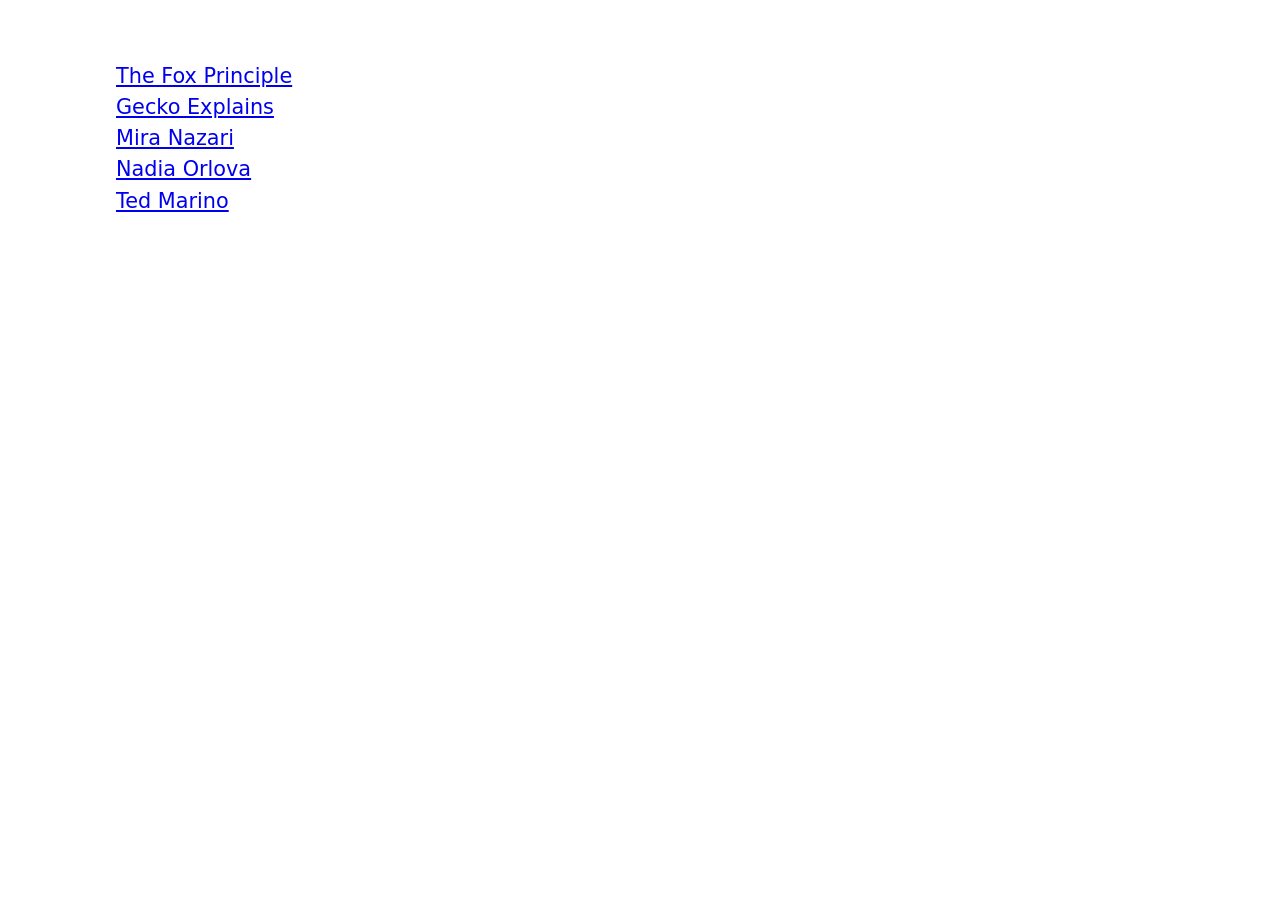
<file: index.html>
<!doctype html><html lang="en"><head><meta charset="utf-8"><meta name="viewport" content="width=device-width, initial-scale=1"><meta name="robots" content="noindex"><title>Shops</title><link rel="stylesheet" href="shops.css"></head><body data-root><main><ul class="root"><li><a href="fox/">The Fox Principle</a></li><li><a href="gecko/">Gecko Explains</a></li><li><a href="mira/">Mira Nazari</a></li><li><a href="nora/">Nadia Orlova</a></li><li><a href="ted/">Ted Marino</a></li></ul></main></body></html>
</file>
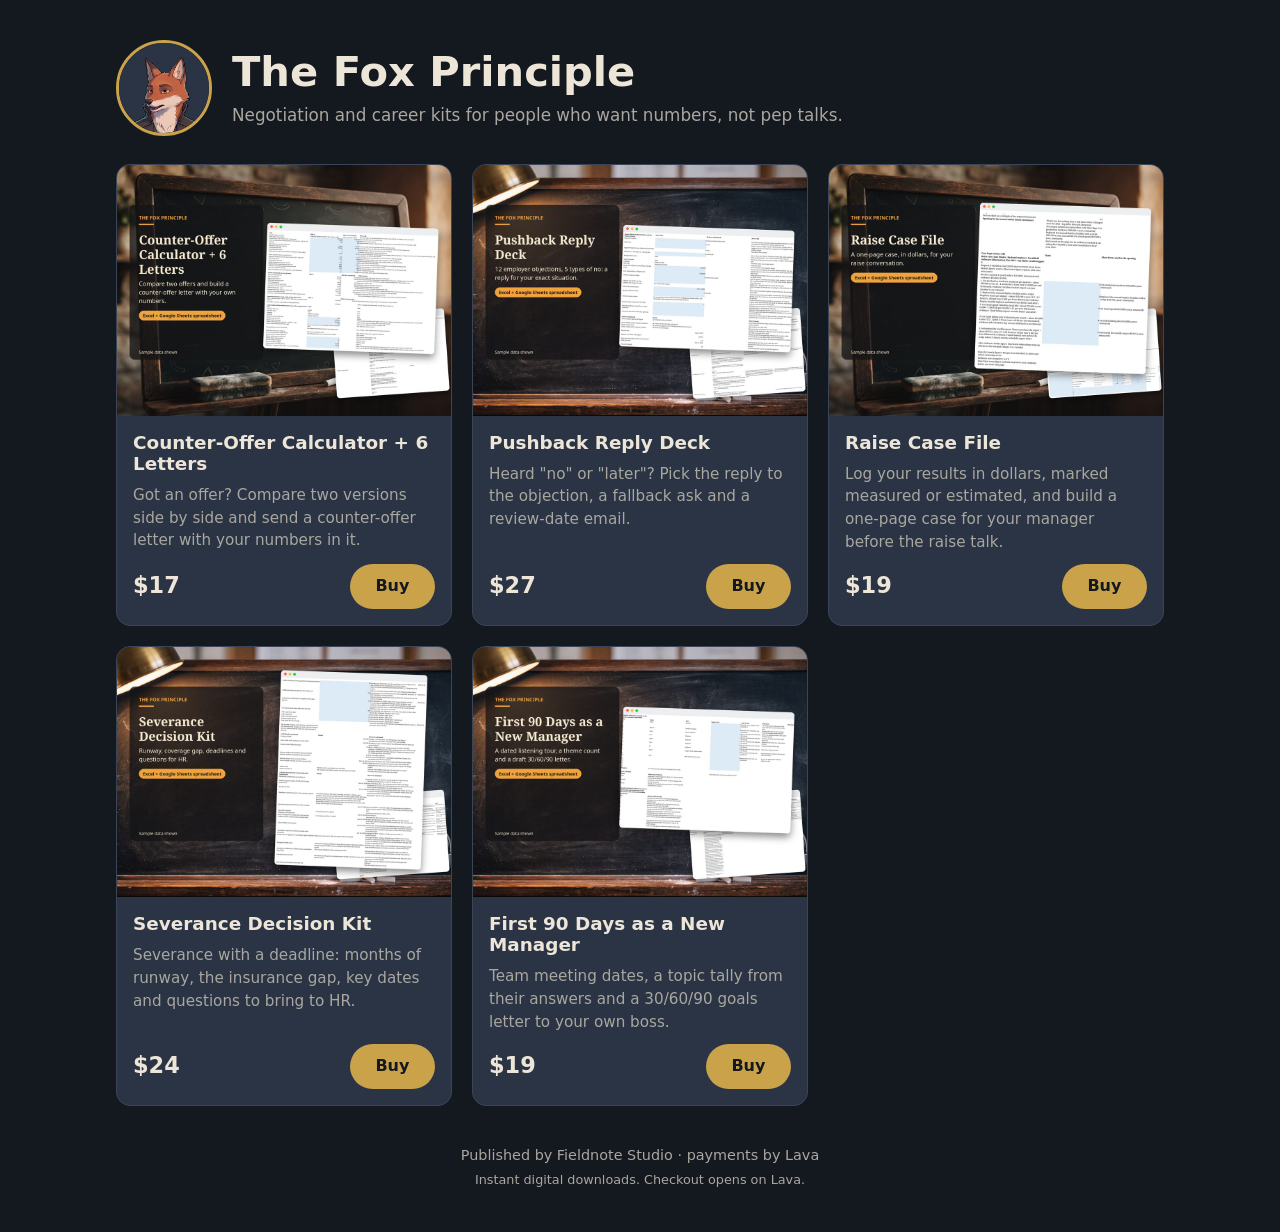
<file: fox/index.html>
<!doctype html>
<html lang="en" data-brand="fox">
<head>
<meta charset="utf-8">
<meta name="viewport" content="width=device-width, initial-scale=1">
<title>The Fox Principle | Shop</title>
<meta name="description" content="Negotiation and career kits for people who want numbers, not pep talks.">
<meta name="referrer" content="no-referrer">
<link rel="icon" href="../assets/avatars/fox.jpg">
<link rel="stylesheet" href="../shops.css">
</head>
<body>
<header class="hero">
  <img class="avatar" src="../assets/avatars/fox.jpg" alt="The Fox Principle" width="96" height="96">
  <div>
    <h1>The Fox Principle</h1>
    <p class="tagline">Negotiation and career kits for people who want numbers, not pep talks.</p>
  </div>
</header>
<main>
  <ul class="grid">
    <li class="card">
      <a class="cover" href="https://app.lava.top/products/09dae58a-cf0c-4425-a226-88783cdca12c" tabindex="-1" aria-hidden="true"><img src="../assets/img/counter-offer-kit.jpg" alt="" width="480" height="360" loading="lazy"></a>
      <div class="body">
        <h2>Counter-Offer Calculator + 6 Letters</h2>
        <p>Got an offer? Compare two versions side by side and send a counter-offer letter with your numbers in it.</p>
        <div class="buy"><span class="price">$17</span><a class="btn" href="https://app.lava.top/products/09dae58a-cf0c-4425-a226-88783cdca12c" rel="noopener">Buy</a></div>
      </div>
    </li>
    <li class="card">
      <a class="cover" href="https://app.lava.top/products/9bdabb8d-0792-46a3-96b3-f149398ba0e6" tabindex="-1" aria-hidden="true"><img src="../assets/img/pushback-reply-kit.jpg" alt="" width="480" height="360" loading="lazy"></a>
      <div class="body">
        <h2>Pushback Reply Deck</h2>
        <p>Heard &quot;no&quot; or &quot;later&quot;? Pick the reply to the objection, a fallback ask and a review-date email.</p>
        <div class="buy"><span class="price">$27</span><a class="btn" href="https://app.lava.top/products/9bdabb8d-0792-46a3-96b3-f149398ba0e6" rel="noopener">Buy</a></div>
      </div>
    </li>
    <li class="card">
      <a class="cover" href="https://app.lava.top/products/b0b9138e-2895-42de-afbb-eb6530bce872" tabindex="-1" aria-hidden="true"><img src="../assets/img/raise-case-file.jpg" alt="" width="480" height="360" loading="lazy"></a>
      <div class="body">
        <h2>Raise Case File</h2>
        <p>Log your results in dollars, marked measured or estimated, and build a one-page case for your manager before the raise talk.</p>
        <div class="buy"><span class="price">$19</span><a class="btn" href="https://app.lava.top/products/b0b9138e-2895-42de-afbb-eb6530bce872" rel="noopener">Buy</a></div>
      </div>
    </li>
    <li class="card">
      <a class="cover" href="https://app.lava.top/products/09d615da-bd85-4b99-9bde-b8b7fcd03f5f" tabindex="-1" aria-hidden="true"><img src="../assets/img/severance-decision-kit.jpg" alt="" width="480" height="360" loading="lazy"></a>
      <div class="body">
        <h2>Severance Decision Kit</h2>
        <p>Severance with a deadline: months of runway, the insurance gap, key dates and questions to bring to HR.</p>
        <div class="buy"><span class="price">$24</span><a class="btn" href="https://app.lava.top/products/09d615da-bd85-4b99-9bde-b8b7fcd03f5f" rel="noopener">Buy</a></div>
      </div>
    </li>
    <li class="card">
      <a class="cover" href="https://app.lava.top/products/a04cf9f4-a1cb-4d3c-9263-7a8ac24928b5" tabindex="-1" aria-hidden="true"><img src="../assets/img/first-90-days-manager.jpg" alt="" width="480" height="360" loading="lazy"></a>
      <div class="body">
        <h2>First 90 Days as a New Manager</h2>
        <p>Team meeting dates, a topic tally from their answers and a 30/60/90 goals letter to your own boss.</p>
        <div class="buy"><span class="price">$19</span><a class="btn" href="https://app.lava.top/products/a04cf9f4-a1cb-4d3c-9263-7a8ac24928b5" rel="noopener">Buy</a></div>
      </div>
    </li>
  </ul>
</main>
<footer>
  <p>Published by Fieldnote Studio &middot; payments by Lava</p>
  <p class="small">Instant digital downloads. Checkout opens on Lava.</p>
</footer>
</body>
</html>
</file>
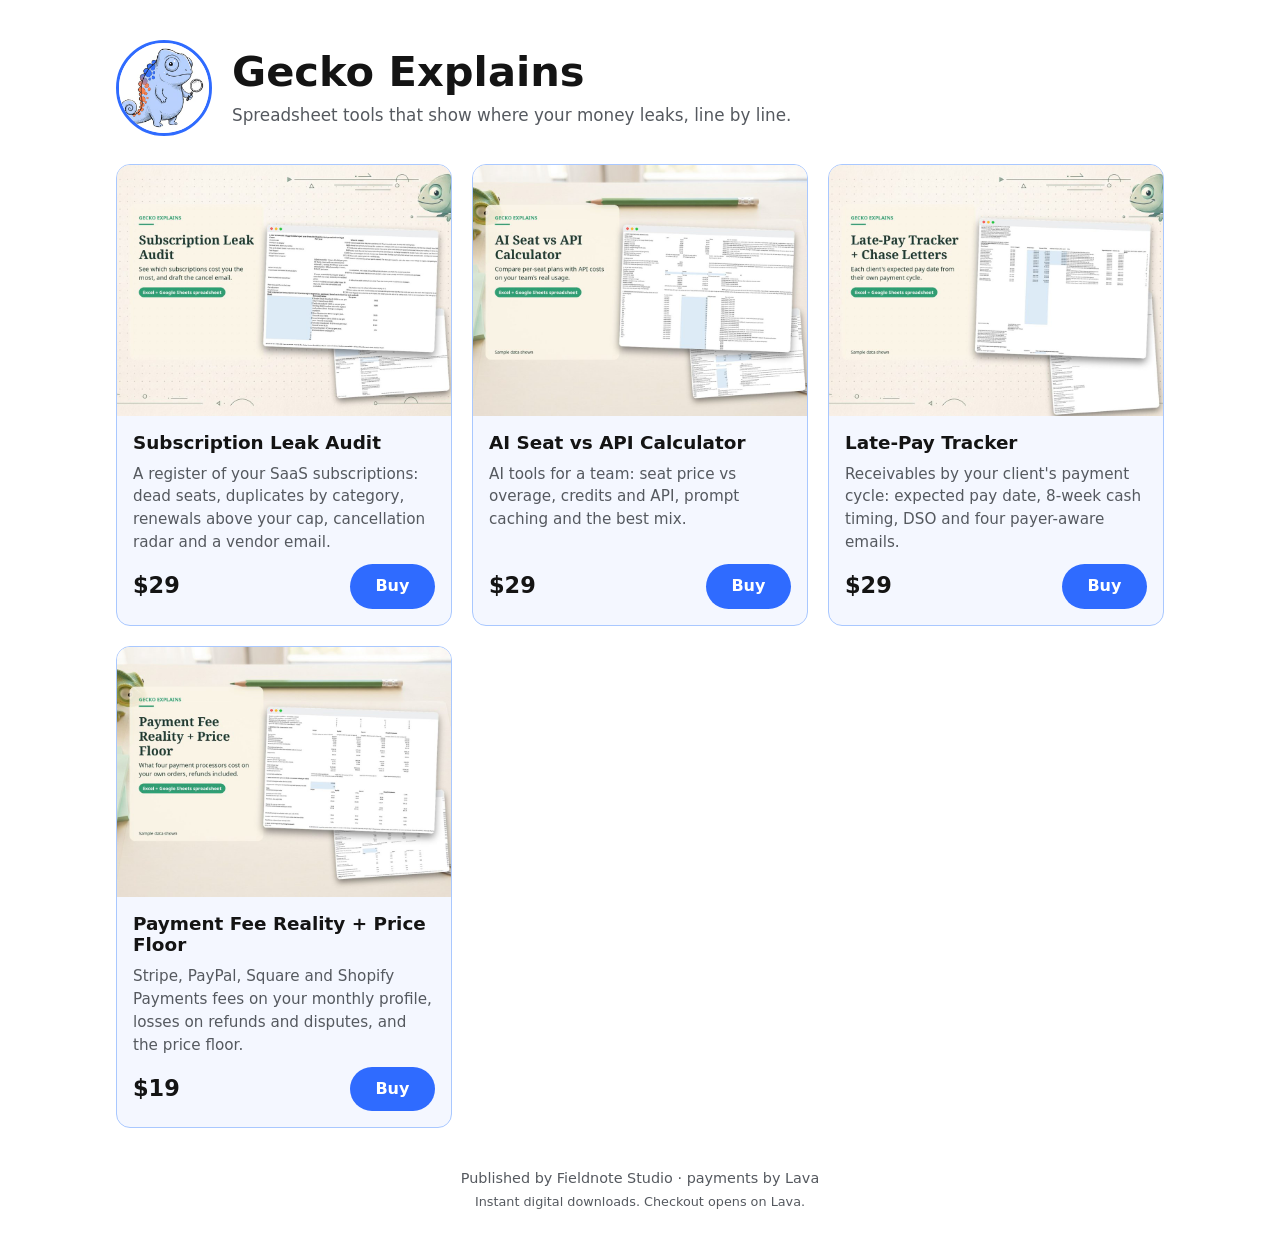
<file: gecko/index.html>
<!doctype html>
<html lang="en" data-brand="gecko">
<head>
<meta charset="utf-8">
<meta name="viewport" content="width=device-width, initial-scale=1">
<title>Gecko Explains | Shop</title>
<meta name="description" content="Spreadsheet tools that show where your money leaks, line by line.">
<meta name="referrer" content="no-referrer">
<link rel="icon" href="../assets/avatars/gecko.jpg">
<link rel="stylesheet" href="../shops.css">
</head>
<body>
<header class="hero">
  <img class="avatar" src="../assets/avatars/gecko.jpg" alt="Gecko Explains" width="96" height="96">
  <div>
    <h1>Gecko Explains</h1>
    <p class="tagline">Spreadsheet tools that show where your money leaks, line by line.</p>
  </div>
</header>
<main>
  <ul class="grid">
    <li class="card">
      <a class="cover" href="https://app.lava.top/products/b46b2c99-2b15-4602-b7b6-27371c2fc95d" tabindex="-1" aria-hidden="true"><img src="../assets/img/subscription-leak-audit.jpg" alt="" width="480" height="360" loading="lazy"></a>
      <div class="body">
        <h2>Subscription Leak Audit</h2>
        <p>A register of your SaaS subscriptions: dead seats, duplicates by category, renewals above your cap, cancellation radar and a vendor email.</p>
        <div class="buy"><span class="price">$29</span><a class="btn" href="https://app.lava.top/products/b46b2c99-2b15-4602-b7b6-27371c2fc95d" rel="noopener">Buy</a></div>
      </div>
    </li>
    <li class="card">
      <a class="cover" href="https://app.lava.top/products/c7765d8d-70df-4b27-b50d-3a211b7dfbe4" tabindex="-1" aria-hidden="true"><img src="../assets/img/ai-seat-vs-api.jpg" alt="" width="480" height="360" loading="lazy"></a>
      <div class="body">
        <h2>AI Seat vs API Calculator</h2>
        <p>AI tools for a team: seat price vs overage, credits and API, prompt caching and the best mix.</p>
        <div class="buy"><span class="price">$29</span><a class="btn" href="https://app.lava.top/products/c7765d8d-70df-4b27-b50d-3a211b7dfbe4" rel="noopener">Buy</a></div>
      </div>
    </li>
    <li class="card">
      <a class="cover" href="https://app.lava.top/products/33dfe4f2-3888-4e7c-9b8f-c44da2b632c0" tabindex="-1" aria-hidden="true"><img src="../assets/img/late-pay-tracker.jpg" alt="" width="480" height="360" loading="lazy"></a>
      <div class="body">
        <h2>Late-Pay Tracker</h2>
        <p>Receivables by your client&#x27;s payment cycle: expected pay date, 8-week cash timing, DSO and four payer-aware emails.</p>
        <div class="buy"><span class="price">$29</span><a class="btn" href="https://app.lava.top/products/33dfe4f2-3888-4e7c-9b8f-c44da2b632c0" rel="noopener">Buy</a></div>
      </div>
    </li>
    <li class="card">
      <a class="cover" href="https://app.lava.top/products/3a0bd844-1ed1-4681-99d6-2378adeba228" tabindex="-1" aria-hidden="true"><img src="../assets/img/payment-fee-reality.jpg" alt="" width="480" height="360" loading="lazy"></a>
      <div class="body">
        <h2>Payment Fee Reality + Price Floor</h2>
        <p>Stripe, PayPal, Square and Shopify Payments fees on your monthly profile, losses on refunds and disputes, and the price floor.</p>
        <div class="buy"><span class="price">$19</span><a class="btn" href="https://app.lava.top/products/3a0bd844-1ed1-4681-99d6-2378adeba228" rel="noopener">Buy</a></div>
      </div>
    </li>
  </ul>
</main>
<footer>
  <p>Published by Fieldnote Studio &middot; payments by Lava</p>
  <p class="small">Instant digital downloads. Checkout opens on Lava.</p>
</footer>
</body>
</html>
</file>
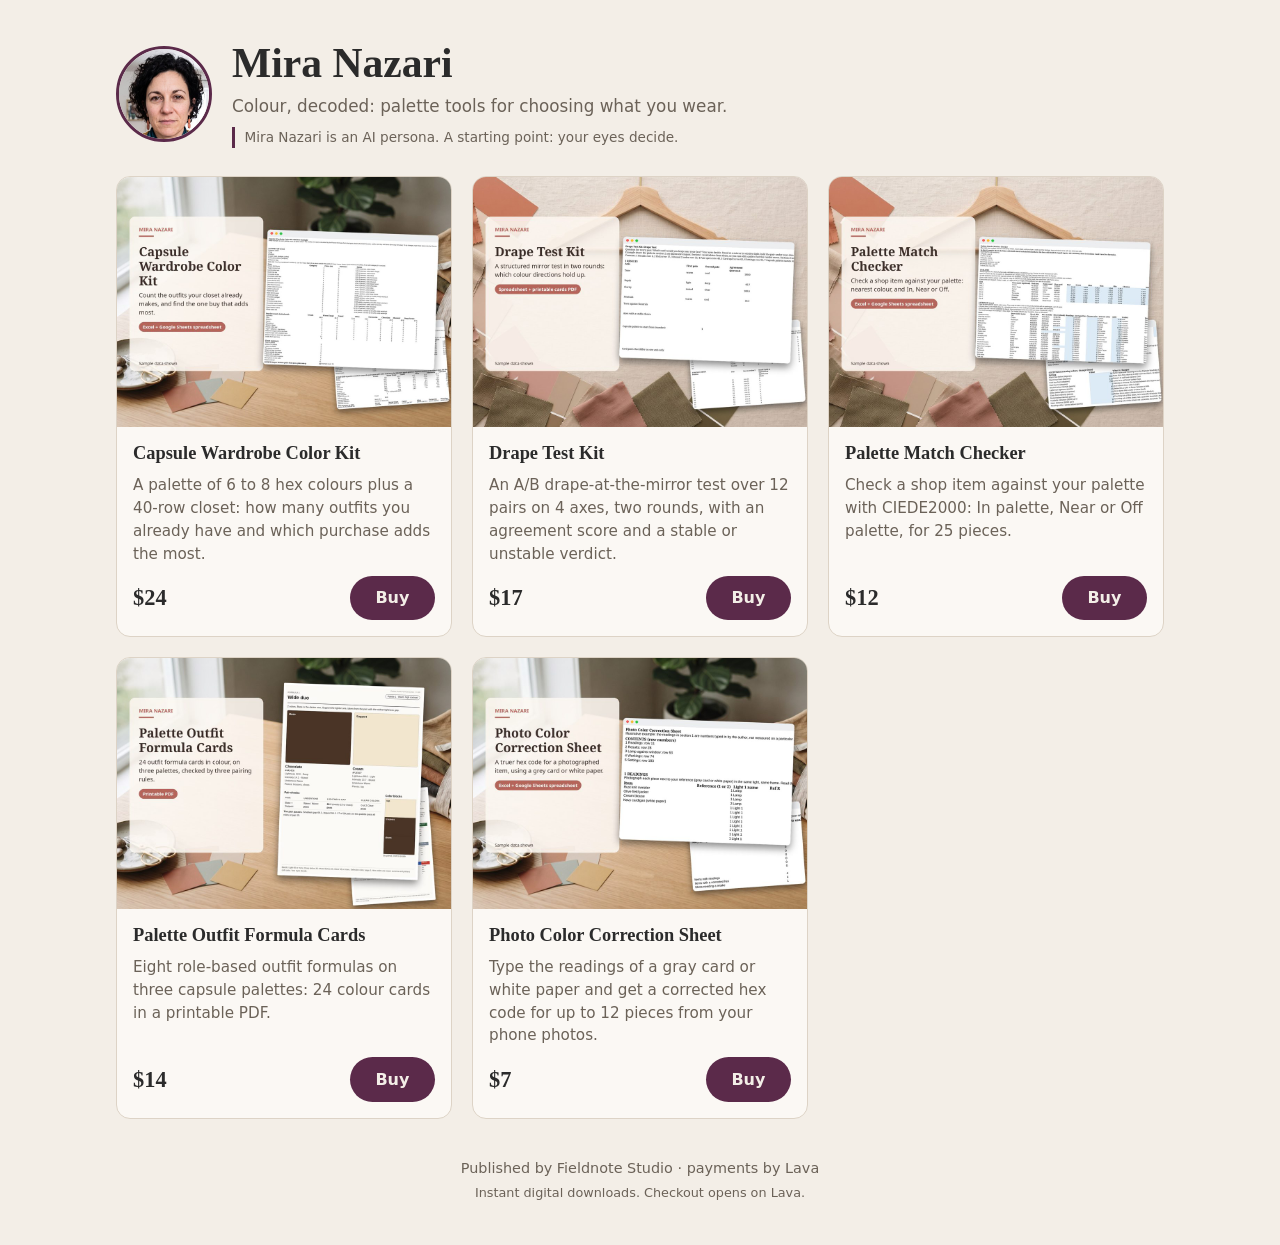
<file: mira/index.html>
<!doctype html>
<html lang="en" data-brand="mira">
<head>
<meta charset="utf-8">
<meta name="viewport" content="width=device-width, initial-scale=1">
<title>Mira Nazari | Shop</title>
<meta name="description" content="Colour, decoded: palette tools for choosing what you wear.">
<meta name="referrer" content="no-referrer">
<link rel="icon" href="../assets/avatars/mira.jpg">
<link rel="stylesheet" href="../shops.css">
</head>
<body>
<header class="hero">
  <img class="avatar" src="../assets/avatars/mira.jpg" alt="Mira Nazari" width="96" height="96">
  <div>
    <h1>Mira Nazari</h1>
    <p class="tagline">Colour, decoded: palette tools for choosing what you wear.</p>
    <p class="ai">Mira Nazari is an AI persona. A starting point: your eyes decide.</p>
  </div>
</header>
<main>
  <ul class="grid">
    <li class="card">
      <a class="cover" href="https://app.lava.top/products/c93657f7-1870-4215-8da2-1334291298aa" tabindex="-1" aria-hidden="true"><img src="../assets/img/capsule-wardrobe-color-kit.jpg" alt="" width="480" height="360" loading="lazy"></a>
      <div class="body">
        <h2>Capsule Wardrobe Color Kit</h2>
        <p>A palette of 6 to 8 hex colours plus a 40-row closet: how many outfits you already have and which purchase adds the most.</p>
        <div class="buy"><span class="price">$24</span><a class="btn" href="https://app.lava.top/products/c93657f7-1870-4215-8da2-1334291298aa" rel="noopener">Buy</a></div>
      </div>
    </li>
    <li class="card">
      <a class="cover" href="https://app.lava.top/products/e356089e-104c-456c-870c-6acd8e30f040" tabindex="-1" aria-hidden="true"><img src="../assets/img/drape-test-kit.jpg" alt="" width="480" height="360" loading="lazy"></a>
      <div class="body">
        <h2>Drape Test Kit</h2>
        <p>An A/B drape-at-the-mirror test over 12 pairs on 4 axes, two rounds, with an agreement score and a stable or unstable verdict.</p>
        <div class="buy"><span class="price">$17</span><a class="btn" href="https://app.lava.top/products/e356089e-104c-456c-870c-6acd8e30f040" rel="noopener">Buy</a></div>
      </div>
    </li>
    <li class="card">
      <a class="cover" href="https://app.lava.top/products/255e3af5-f723-44cd-8fbd-94fbdffbe613" tabindex="-1" aria-hidden="true"><img src="../assets/img/palette-match-checker.jpg" alt="" width="480" height="360" loading="lazy"></a>
      <div class="body">
        <h2>Palette Match Checker</h2>
        <p>Check a shop item against your palette with CIEDE2000: In palette, Near or Off palette, for 25 pieces.</p>
        <div class="buy"><span class="price">$12</span><a class="btn" href="https://app.lava.top/products/255e3af5-f723-44cd-8fbd-94fbdffbe613" rel="noopener">Buy</a></div>
      </div>
    </li>
    <li class="card">
      <a class="cover" href="https://app.lava.top/products/c33cb0b8-86b1-4126-9a25-f2db63630f3b" tabindex="-1" aria-hidden="true"><img src="../assets/img/outfit-formula-cards.jpg" alt="" width="480" height="360" loading="lazy"></a>
      <div class="body">
        <h2>Palette Outfit Formula Cards</h2>
        <p>Eight role-based outfit formulas on three capsule palettes: 24 colour cards in a printable PDF.</p>
        <div class="buy"><span class="price">$14</span><a class="btn" href="https://app.lava.top/products/c33cb0b8-86b1-4126-9a25-f2db63630f3b" rel="noopener">Buy</a></div>
      </div>
    </li>
    <li class="card">
      <a class="cover" href="https://app.lava.top/products/5b18d912-1336-4c61-a5d6-a58ae2a8638f" tabindex="-1" aria-hidden="true"><img src="../assets/img/photo-color-correction-sheet.jpg" alt="" width="480" height="360" loading="lazy"></a>
      <div class="body">
        <h2>Photo Color Correction Sheet</h2>
        <p>Type the readings of a gray card or white paper and get a corrected hex code for up to 12 pieces from your phone photos.</p>
        <div class="buy"><span class="price">$7</span><a class="btn" href="https://app.lava.top/products/5b18d912-1336-4c61-a5d6-a58ae2a8638f" rel="noopener">Buy</a></div>
      </div>
    </li>
  </ul>
</main>
<footer>
  <p>Published by Fieldnote Studio &middot; payments by Lava</p>
  <p class="small">Instant digital downloads. Checkout opens on Lava.</p>
</footer>
</body>
</html>
</file>
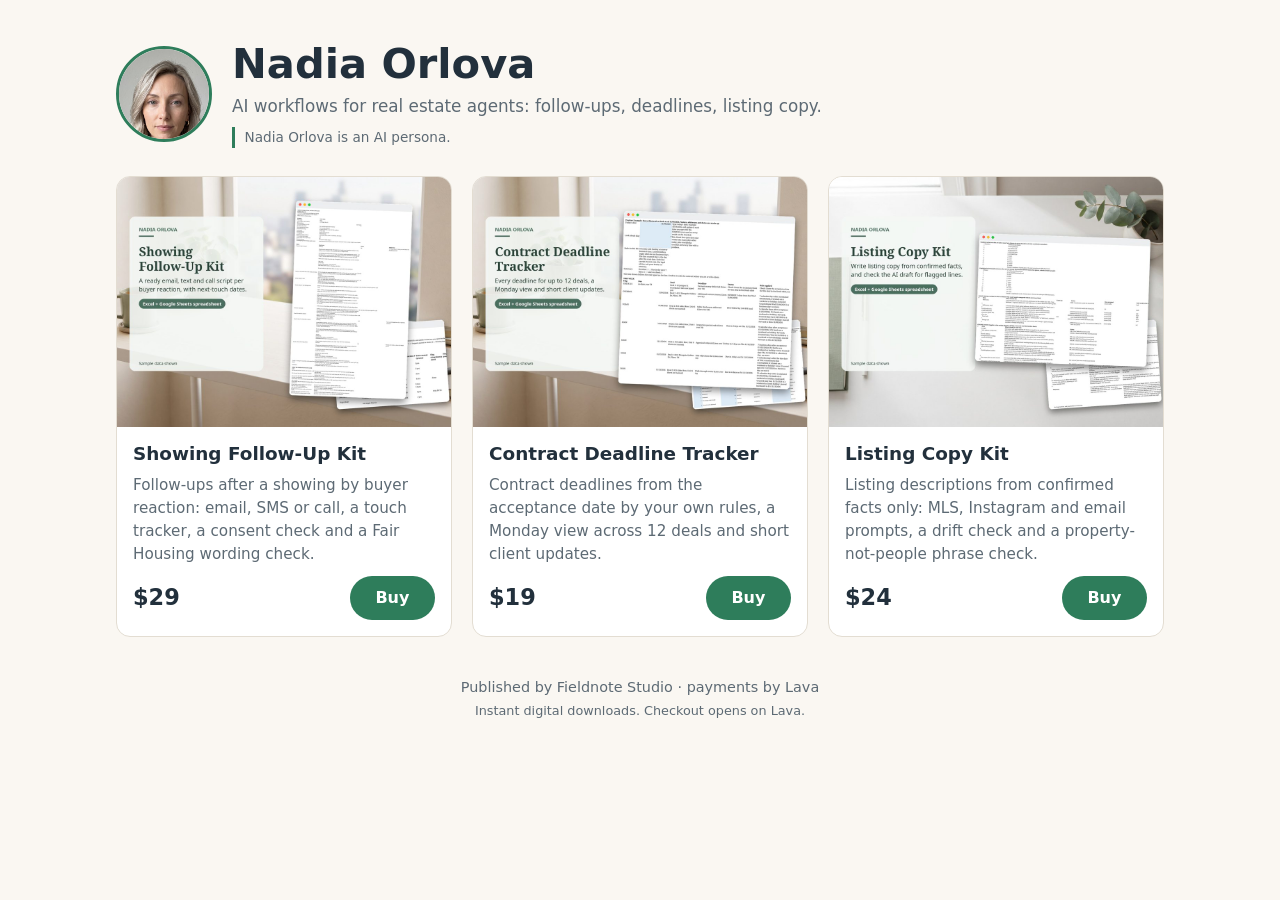
<file: nora/index.html>
<!doctype html>
<html lang="en" data-brand="nora">
<head>
<meta charset="utf-8">
<meta name="viewport" content="width=device-width, initial-scale=1">
<title>Nadia Orlova | Shop</title>
<meta name="description" content="AI workflows for real estate agents: follow-ups, deadlines, listing copy.">
<meta name="referrer" content="no-referrer">
<link rel="icon" href="../assets/avatars/nora.jpg">
<link rel="stylesheet" href="../shops.css">
</head>
<body>
<header class="hero">
  <img class="avatar" src="../assets/avatars/nora.jpg" alt="Nadia Orlova" width="96" height="96">
  <div>
    <h1>Nadia Orlova</h1>
    <p class="tagline">AI workflows for real estate agents: follow-ups, deadlines, listing copy.</p>
    <p class="ai">Nadia Orlova is an AI persona.</p>
  </div>
</header>
<main>
  <ul class="grid">
    <li class="card">
      <a class="cover" href="https://app.lava.top/products/8661d558-6d0e-4c55-8b4a-a76a8369371f" tabindex="-1" aria-hidden="true"><img src="../assets/img/showing-follow-up-kit.jpg" alt="" width="480" height="360" loading="lazy"></a>
      <div class="body">
        <h2>Showing Follow-Up Kit</h2>
        <p>Follow-ups after a showing by buyer reaction: email, SMS or call, a touch tracker, a consent check and a Fair Housing wording check.</p>
        <div class="buy"><span class="price">$29</span><a class="btn" href="https://app.lava.top/products/8661d558-6d0e-4c55-8b4a-a76a8369371f" rel="noopener">Buy</a></div>
      </div>
    </li>
    <li class="card">
      <a class="cover" href="https://app.lava.top/products/c4227b25-dcc0-4118-a2d5-507e84eb27d7" tabindex="-1" aria-hidden="true"><img src="../assets/img/contract-deadline-tracker.jpg" alt="" width="480" height="360" loading="lazy"></a>
      <div class="body">
        <h2>Contract Deadline Tracker</h2>
        <p>Contract deadlines from the acceptance date by your own rules, a Monday view across 12 deals and short client updates.</p>
        <div class="buy"><span class="price">$19</span><a class="btn" href="https://app.lava.top/products/c4227b25-dcc0-4118-a2d5-507e84eb27d7" rel="noopener">Buy</a></div>
      </div>
    </li>
    <li class="card">
      <a class="cover" href="https://app.lava.top/products/ec55288f-a9c2-43ee-bb21-01f09a9a0c21" tabindex="-1" aria-hidden="true"><img src="../assets/img/listing-copy-kit.jpg" alt="" width="480" height="360" loading="lazy"></a>
      <div class="body">
        <h2>Listing Copy Kit</h2>
        <p>Listing descriptions from confirmed facts only: MLS, Instagram and email prompts, a drift check and a property-not-people phrase check.</p>
        <div class="buy"><span class="price">$24</span><a class="btn" href="https://app.lava.top/products/ec55288f-a9c2-43ee-bb21-01f09a9a0c21" rel="noopener">Buy</a></div>
      </div>
    </li>
  </ul>
</main>
<footer>
  <p>Published by Fieldnote Studio &middot; payments by Lava</p>
  <p class="small">Instant digital downloads. Checkout opens on Lava.</p>
</footer>
</body>
</html>
</file>
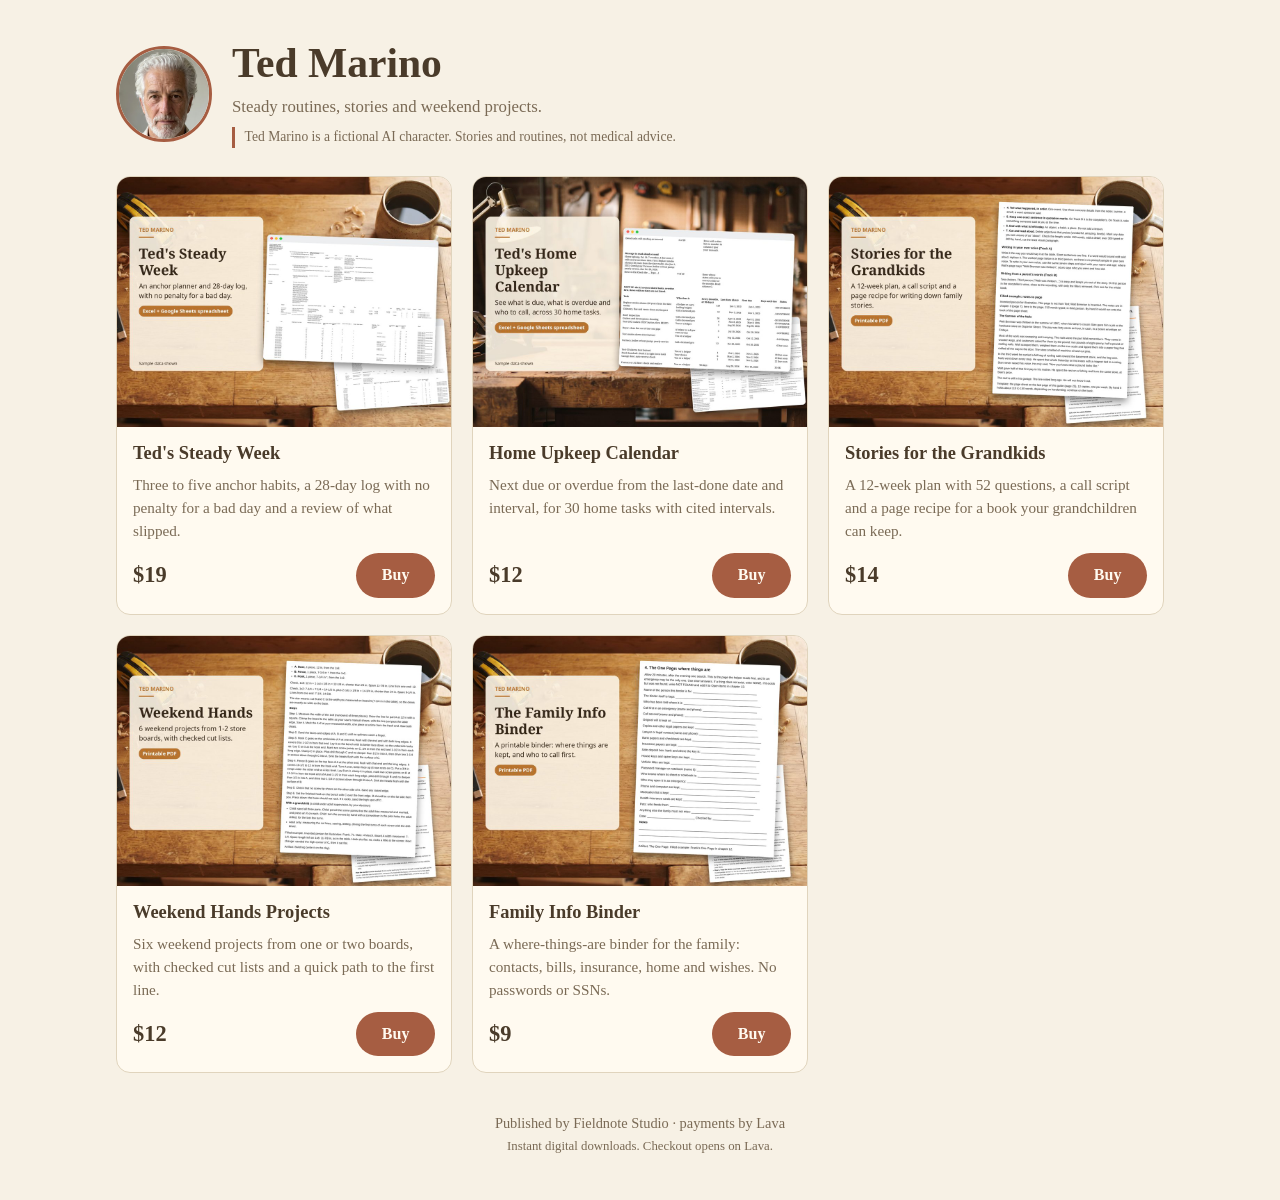
<file: ted/index.html>
<!doctype html>
<html lang="en" data-brand="ted">
<head>
<meta charset="utf-8">
<meta name="viewport" content="width=device-width, initial-scale=1">
<title>Ted Marino | Shop</title>
<meta name="description" content="Steady routines, stories and weekend projects.">
<meta name="referrer" content="no-referrer">
<link rel="icon" href="../assets/avatars/ted.jpg">
<link rel="stylesheet" href="../shops.css">
</head>
<body>
<header class="hero">
  <img class="avatar" src="../assets/avatars/ted.jpg" alt="Ted Marino" width="96" height="96">
  <div>
    <h1>Ted Marino</h1>
    <p class="tagline">Steady routines, stories and weekend projects.</p>
    <p class="ai">Ted Marino is a fictional AI character. Stories and routines, not medical advice.</p>
  </div>
</header>
<main>
  <ul class="grid">
    <li class="card">
      <a class="cover" href="https://app.lava.top/products/59256da2-3537-4ae1-97ba-73f7c38aafed" tabindex="-1" aria-hidden="true"><img src="../assets/img/weekly-routine-planner.jpg" alt="" width="480" height="360" loading="lazy"></a>
      <div class="body">
        <h2>Ted&#x27;s Steady Week</h2>
        <p>Three to five anchor habits, a 28-day log with no penalty for a bad day and a review of what slipped.</p>
        <div class="buy"><span class="price">$19</span><a class="btn" href="https://app.lava.top/products/59256da2-3537-4ae1-97ba-73f7c38aafed" rel="noopener">Buy</a></div>
      </div>
    </li>
    <li class="card">
      <a class="cover" href="https://app.lava.top/products/03e5320c-8d21-4b57-9919-e7318bfa5f32" tabindex="-1" aria-hidden="true"><img src="../assets/img/home-upkeep-calendar.jpg" alt="" width="480" height="360" loading="lazy"></a>
      <div class="body">
        <h2>Home Upkeep Calendar</h2>
        <p>Next due or overdue from the last-done date and interval, for 30 home tasks with cited intervals.</p>
        <div class="buy"><span class="price">$12</span><a class="btn" href="https://app.lava.top/products/03e5320c-8d21-4b57-9919-e7318bfa5f32" rel="noopener">Buy</a></div>
      </div>
    </li>
    <li class="card">
      <a class="cover" href="https://app.lava.top/products/325e01ef-fa73-48be-82f6-4233199c1cd9" tabindex="-1" aria-hidden="true"><img src="../assets/img/stories-for-the-grandkids.jpg" alt="" width="480" height="360" loading="lazy"></a>
      <div class="body">
        <h2>Stories for the Grandkids</h2>
        <p>A 12-week plan with 52 questions, a call script and a page recipe for a book your grandchildren can keep.</p>
        <div class="buy"><span class="price">$14</span><a class="btn" href="https://app.lava.top/products/325e01ef-fa73-48be-82f6-4233199c1cd9" rel="noopener">Buy</a></div>
      </div>
    </li>
    <li class="card">
      <a class="cover" href="https://app.lava.top/products/63cb715b-2616-4ae2-8723-4f48cd698085" tabindex="-1" aria-hidden="true"><img src="../assets/img/weekend-hands-projects.jpg" alt="" width="480" height="360" loading="lazy"></a>
      <div class="body">
        <h2>Weekend Hands Projects</h2>
        <p>Six weekend projects from one or two boards, with checked cut lists and a quick path to the first line.</p>
        <div class="buy"><span class="price">$12</span><a class="btn" href="https://app.lava.top/products/63cb715b-2616-4ae2-8723-4f48cd698085" rel="noopener">Buy</a></div>
      </div>
    </li>
    <li class="card">
      <a class="cover" href="https://app.lava.top/products/cae19441-a203-4332-b5f2-941c85e59224" tabindex="-1" aria-hidden="true"><img src="../assets/img/family-info-binder.jpg" alt="" width="480" height="360" loading="lazy"></a>
      <div class="body">
        <h2>Family Info Binder</h2>
        <p>A where-things-are binder for the family: contacts, bills, insurance, home and wishes. No passwords or SSNs.</p>
        <div class="buy"><span class="price">$9</span><a class="btn" href="https://app.lava.top/products/cae19441-a203-4332-b5f2-941c85e59224" rel="noopener">Buy</a></div>
      </div>
    </li>
  </ul>
</main>
<footer>
  <p>Published by Fieldnote Studio &middot; payments by Lava</p>
  <p class="small">Instant digital downloads. Checkout opens on Lava.</p>
</footer>
</body>
</html>
</file>
<file: shops.css>
/* Общий стиль витрин; тема бренда — переменные по [data-brand]. Без внешних шрифтов и трекеров. */
:root { --bg:#fff; --fg:#141414; --muted:#5a5a5a; --card:#fff; --line:#e4e4e4; --accent:#2f6bff; --accent-fg:#fff; --head:"Inter",system-ui,sans-serif; --body:"Inter",system-ui,sans-serif; --hw:800; }
[data-brand=fox]   { --bg:#14181f; --fg:#ede6d8; --muted:#a9a79f; --card:#2a3445; --line:#3a4658; --accent:#c9a24a; --accent-fg:#14181f; --head:"Inter",system-ui,sans-serif; --body:"Inter",system-ui,sans-serif; --hw:700; }
[data-brand=gecko] { --bg:#fff; --fg:#141414; --muted:#55595f; --card:#f4f7ff; --line:#a9c8ff; --accent:#2f6bff; --accent-fg:#fff; --hw:800; }
[data-brand=mira]  { --bg:#f3eee7; --fg:#2b2b2b; --muted:#6b6258; --card:#fbf8f4; --line:#ddd3c6; --accent:#5b2a4a; --accent-fg:#f3eee7; --head:"Fraunces",Georgia,"Times New Roman",serif; --body:system-ui,-apple-system,"Segoe UI",sans-serif; --hw:600; }
[data-brand=nora]  { --bg:#faf7f2; --fg:#22303c; --muted:#5d6a74; --card:#fff; --line:#e3ddd2; --accent:#2e7d5b; --accent-fg:#fff; --head:"Manrope","Inter",system-ui,sans-serif; --body:"Manrope","Inter",system-ui,sans-serif; --hw:800; }
[data-brand=ted]   { --bg:#f7f1e5; --fg:#4a3b2a; --muted:#7a6a55; --card:#fffaf0; --line:#e0d4bd; --accent:#a65d42; --accent-fg:#fffaf0; --head:"Bitter",Georgia,serif; --body:Georgia,"Times New Roman",serif; --hw:700; }

* { box-sizing: border-box; }
body { margin:0; background:var(--bg); color:var(--fg); font-family:var(--body); line-height:1.5; }
.hero, main, footer { max-width:1080px; margin:0 auto; padding:0 16px; }
.hero { display:flex; gap:20px; align-items:center; padding-top:40px; padding-bottom:28px; }
.avatar { width:96px; height:96px; border-radius:50%; object-fit:cover; border:3px solid var(--accent); flex:none; }
h1, h2 { font-family:var(--head); font-weight:var(--hw); margin:0; line-height:1.15; }
h1 { font-size:clamp(1.7rem,5vw,2.6rem); }
.tagline { margin:.4rem 0 0; color:var(--muted); font-size:1.05rem; }
.ai { margin:.5rem 0 0; font-size:.85rem; color:var(--muted); border-left:3px solid var(--accent); padding-left:.6rem; }
.grid { list-style:none; margin:0; padding:0; display:grid; gap:20px; grid-template-columns:repeat(auto-fill,minmax(290px,1fr)); }
.card { background:var(--card); border:1px solid var(--line); border-radius:14px; overflow:hidden; display:flex; flex-direction:column; }
.cover img { display:block; width:100%; height:auto; aspect-ratio:4/3; object-fit:cover; }
.body { padding:16px; display:flex; flex-direction:column; gap:10px; flex:1; }
h2 { font-size:1.15rem; }
.body p { margin:0; color:var(--muted); font-size:.95rem; flex:1; }
.buy { display:flex; align-items:center; justify-content:space-between; gap:12px; }
.price { font-family:var(--head); font-weight:var(--hw); font-size:1.4rem; }
.btn { background:var(--accent); color:var(--accent-fg); text-decoration:none; font-weight:700; padding:.65rem 1.6rem; border-radius:999px; min-height:44px; display:inline-flex; align-items:center; }
.btn:hover, .btn:focus-visible { filter:brightness(1.1); outline:2px solid var(--fg); outline-offset:2px; }
footer { padding-top:36px; padding-bottom:40px; color:var(--muted); font-size:.9rem; text-align:center; }
footer p { margin:.2rem 0; } footer .small { font-size:.8rem; }
.root { list-style:none; padding:40px 0; font-size:1.3rem; }
@media (max-width:520px) { .hero { flex-direction:column; text-align:center; padding-top:28px; } .ai { text-align:left; } }
</file>
